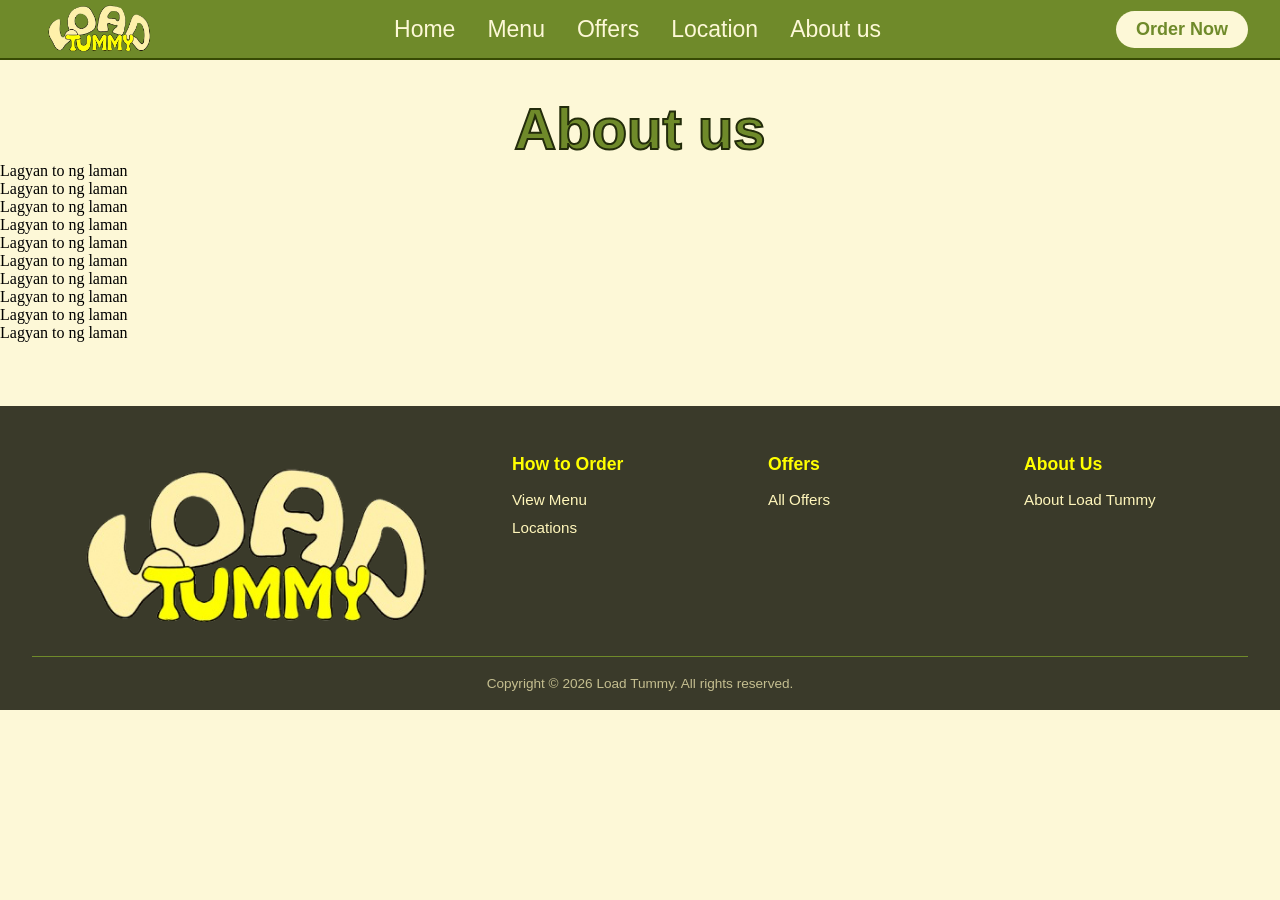
<file: about.html>
<!DOCTYPE html>
<html lang="en">
<head>
    <meta charset="UTF-8">
    <meta name="viewport" content="width=device-width, initial-scale=1.0">
    <title>Load Tummy</title>
    <link rel="stylesheet" href="style.css">
</head>
<body>
  
<!-- Top Navigation Bar -->
<nav class="tbar">
  <div class="brand">
    <a href="home.html">
      <img class="logo" src="images/Logo.png" alt="Logo"/>
    </a>
  </div>

  <ul class="navL">
    <li><a href="home.html">Home</a></li>
    <li><a href="menu.html">Menu</a></li>
    <li><a href="offers.html">Offers</a></li>
    <li><a href="location.html">Location</a></li>
    <li><a href="about.html">About us</a></li>
  </ul>

  <div class="orderB-wrapper">
    <a href="order.html" class = "orderB">Order Now</a>
  </div>
</nav>

  <h1 class="title">About us</h1>
  <p>Lagyan to ng laman</p>
  <p>Lagyan to ng laman</p>
  <p>Lagyan to ng laman</p>
  <p>Lagyan to ng laman</p>
  <p>Lagyan to ng laman</p>
  <p>Lagyan to ng laman</p>
  <p>Lagyan to ng laman</p>
  <p>Lagyan to ng laman</p>
  <p>Lagyan to ng laman</p>
  <p>Lagyan to ng laman</p>

  <!-- Footer -->
<footer class="footer">
  <div class="footer-top">
    <div class="footer-brand">
      <img src="images/Logo.png" alt="Load Tummy Logo"/>
    </div>
    <div class="footer-col">
      <h4>How to Order</h4>
      <ul>
        <li><a href="menu.html">View Menu</a></li>
        <li><a href="location.html">Locations</a></li>
      </ul>
    </div>
    <div class="footer-col">
      <h4>Offers</h4>
      <ul>
        <li><a href="offers.html">All Offers</a></li>
      </ul>
    </div>
    <div class="footer-col">
      <h4>About Us</h4>
      <ul>
        <li><a href="about.html">About Load Tummy</a></li>
      </ul>
    </div>
  </div>
  <div class="footer-bottom">
    <p>Copyright &copy; 2026 Load Tummy. All rights reserved.</p>
  </div>
</footer>

</body>
</html>
</file>
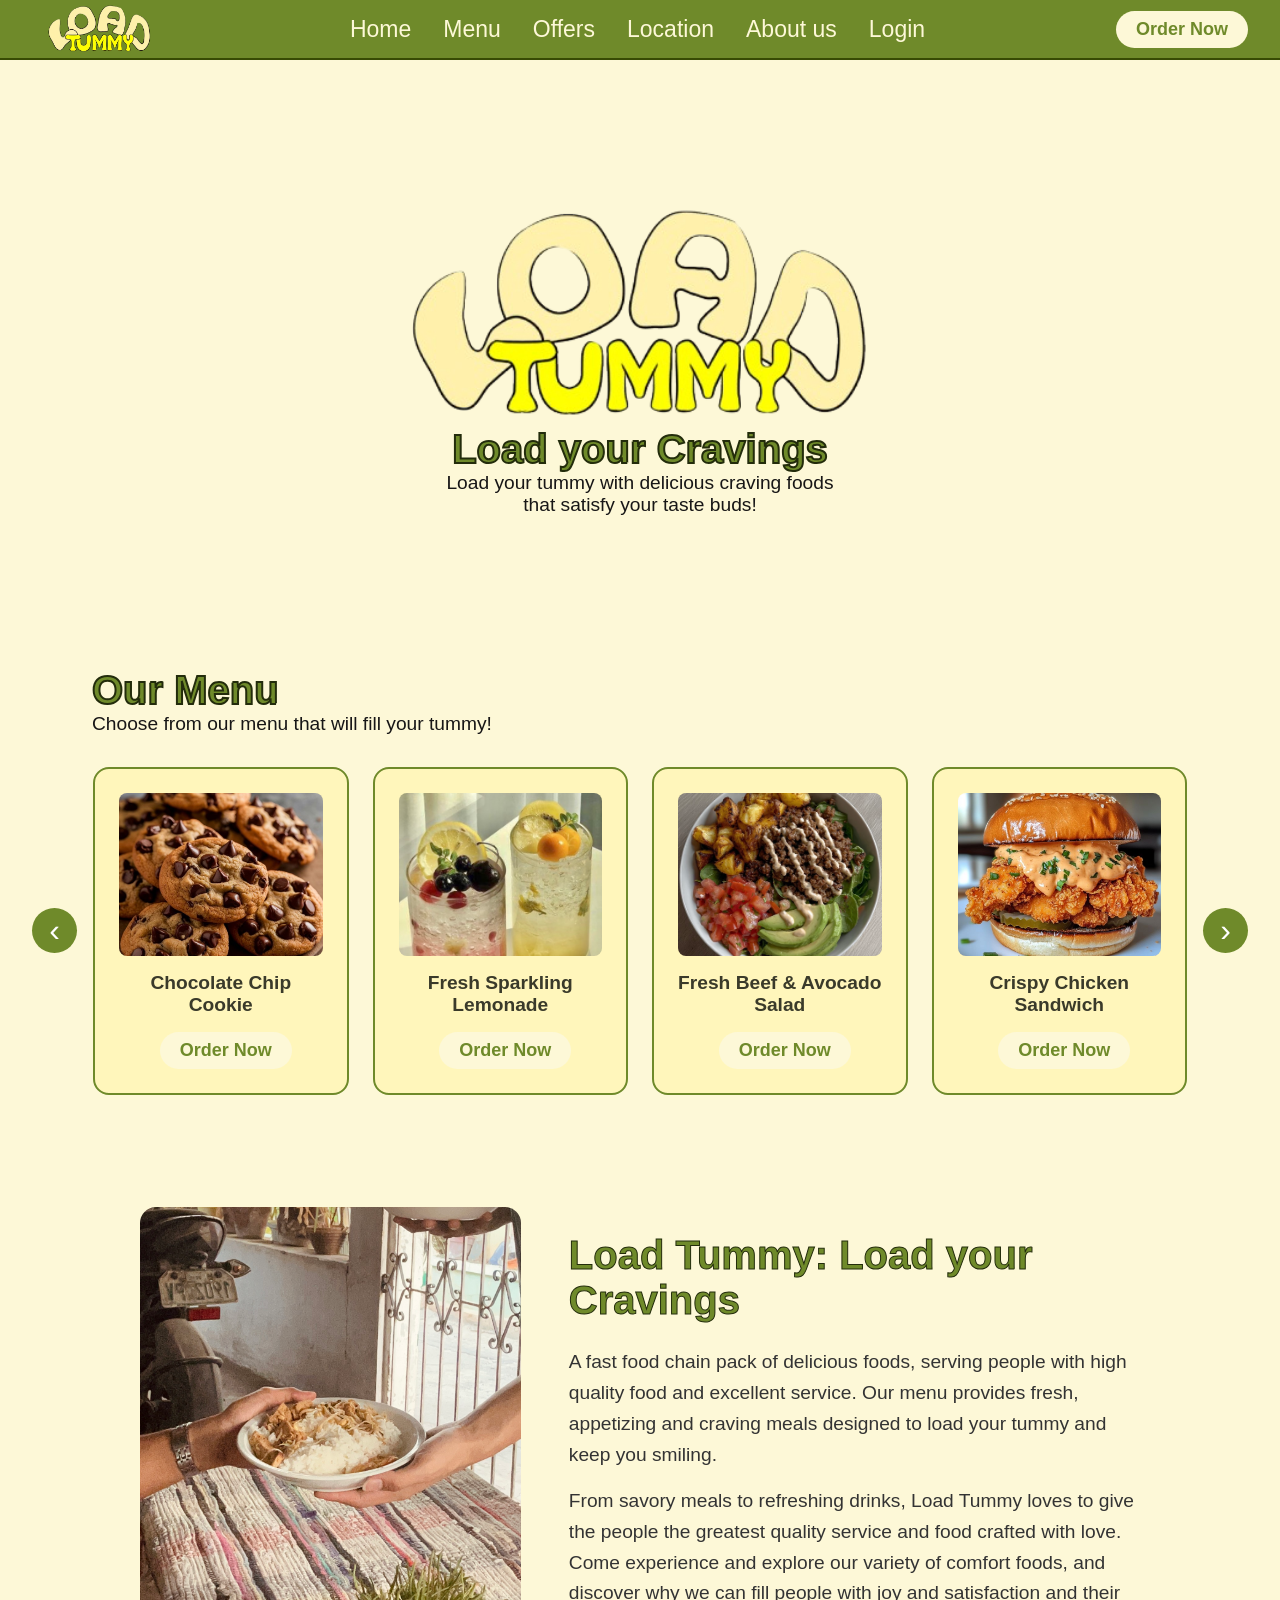
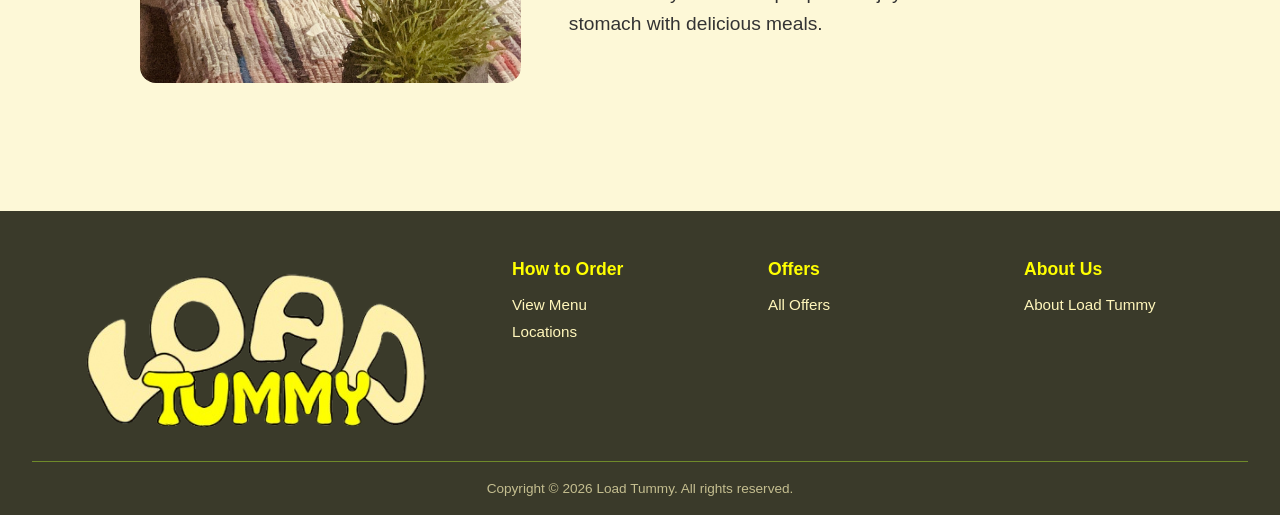
<file: home.html>
<!DOCTYPE html>
<html lang="en">
<head>
  <meta charset="UTF-8">
  <meta name="viewport" content="width=device-width, initial-scale=1.0">
  <title>Load Tummy</title>
  <link rel="stylesheet" href="style.css">
</head>
<body>

<!-- Top Navigation Bar -->
<nav class="tbar">
  <div class="brand">
    <a href="home.html">
      <img class="logo" src="images/Logo.png" alt="Logo"/>
    </a>
  </div>

  <ul class="navL">
    <li><a href="home.html">Home</a></li>
    <li><a href="menu.html">Menu</a></li>
    <li><a href="offers.html">Offers</a></li>
    <li><a href="location.html">Location</a></li>
    <li><a href="about.html">About us</a></li>
    <li><a href="login.php">Login</a></li>
  </ul>

  <div class="orderB-wrapper">
    <a href="order.html" class = "orderB">Order Now</a>
  </div>
</nav>

<div class="hom">
  <img class="homelog" src="images/Logo.png" alt="Logo"/>
    <h1>Load your Cravings</h1>
    <p>Load your tummy with delicious craving foods</p>
    <p>that satisfy your taste buds!</p>
</div>

  <!-- Menu Section -->
  <div class="menu-section">
  <h1 class="OurMenu">Our Menu</h1>
  <p class="menu-subtitle">Choose from our menu that will fill your tummy!</p>

  <div class="carousel-wrapper">
    <button class="carousel-btn left" onclick="slide(-1)">&#8249;</button>

    <div class="menu-grid" id="menuGrid"></div>

    <button class="carousel-btn right" onclick="slide(1)">&#8250;</button>
  </div>
</div>

<script src = "scripts/script.js">
  
</script>

<!-- Introduction Section -->
<section class="intro-section">
  <div class="intro-flex-container">
    
    <div class="intro-image-wrapper">
      <img src="images/hand.jpg" alt="Load Tummy Featured Dish" class="intro-image" />
    </div>

    <div class="intro-content">
      <h2 class="introtittle">Load Tummy: Load your Cravings</h2>
      <p>A fast food chain pack of delicious foods, serving people with high quality food and excellent service. Our menu provides fresh, appetizing and craving meals designed to load your tummy and keep you smiling.</p>
      <p>From savory meals to refreshing drinks, Load Tummy loves to give the people the greatest quality service and food crafted with love. Come experience and explore our variety of comfort foods, and discover why we can fill people with joy and satisfaction and their stomach with delicious meals.</p>
    </div>
    
  </div>
</section>

  <!-- Footer -->
<footer class="footer"> 
  <div class="footer-top">

    <div class="footer-brand">
      <img src="images/Logo.png" alt="Load Tummy Logo"/>
    </div>

    <div class="footer-col">
      <h4>How to Order</h4>
      <ul>
        <li><a href="menu.html">View Menu</a></li>
        <li><a href="location.html">Locations</a></li>
      </ul>
    </div>

    <div class="footer-col">
      <h4>Offers</h4>
      <ul>
        <li><a href="offers.html">All Offers</a></li>
      </ul>
    </div>

    <div class="footer-col">
      <h4>About Us</h4>
      <ul>
        <li><a href="about.html">About Load Tummy</a></li>
      </ul>
    </div>

  </div>

  <div class="footer-bottom">
    <p>Copyright &copy; 2026 Load Tummy. All rights reserved.</p>
  </div>
</footer>
</body>
</html>
</file>
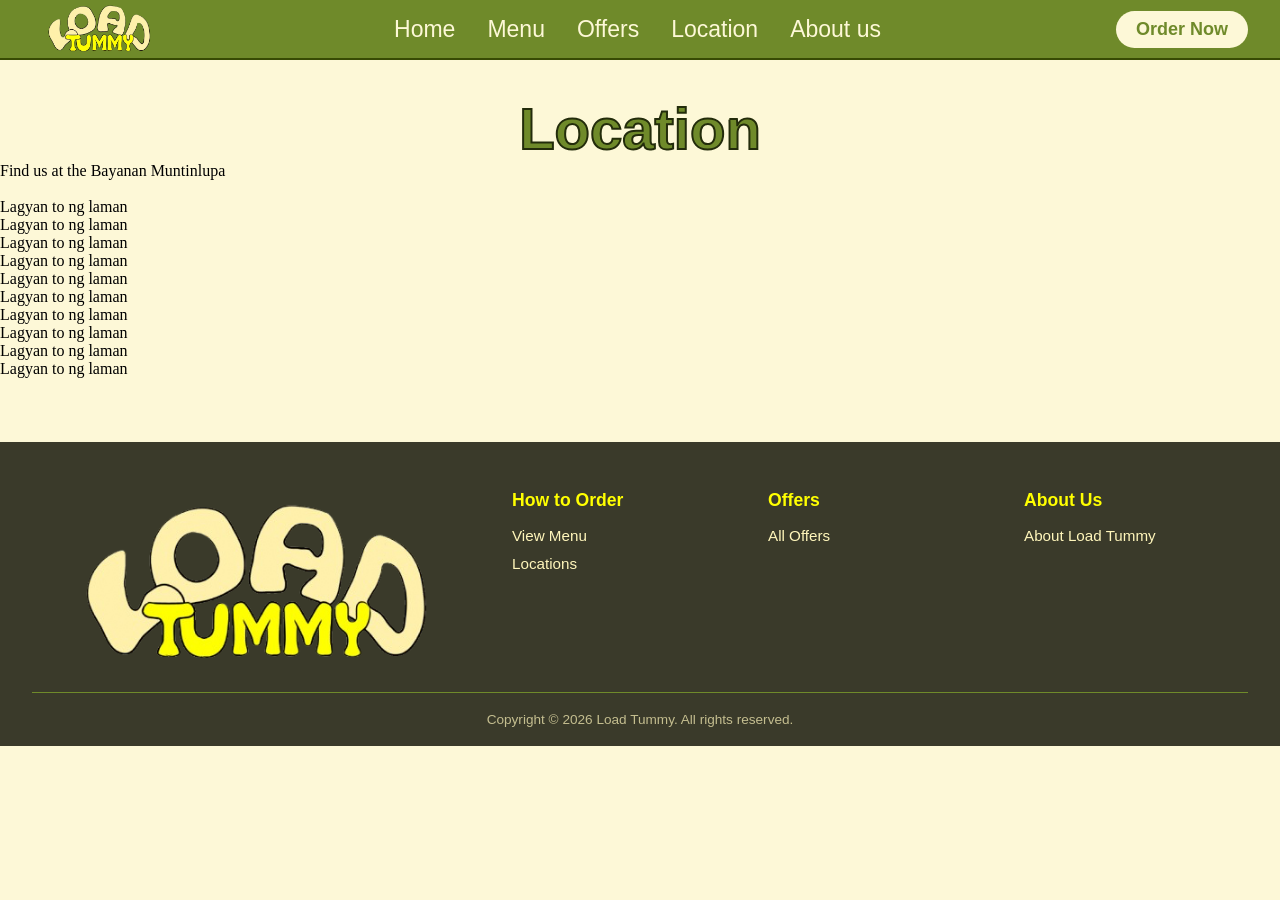
<file: location.html>
<!DOCTYPE html>
<html lang="en">
<head>
    <meta charset="UTF-8">
    <meta name="viewport" content="width=device-width, initial-scale=1.0">
    <title>Load Tummy</title>
    <link rel="stylesheet" href="style.css">
</head>
<body>
    
<!-- Top Navigation Bar -->
<nav class="tbar">
  <div class="brand">
    <a href="home.html">
      <img class="logo" src="images/Logo.png" alt="Logo"/>
    </a>
  </div>

  <ul class="navL">
    <li><a href="home.html">Home</a></li>
    <li><a href="menu.html">Menu</a></li>
    <li><a href="offers.html">Offers</a></li>
    <li><a href="location.html">Location</a></li>
    <li><a href="about.html">About us</a></li>
  </ul>

  <div class="orderB-wrapper">
    <a href="order.html" class = "orderB">Order Now</a>
  </div>
</nav>

  <h1 class="title">Location</h1>
  <p>Find us at the Bayanan Muntinlupa</p>
  <br>
  <p>Lagyan to ng laman</p>
  <p>Lagyan to ng laman</p>
  <p>Lagyan to ng laman</p>
  <p>Lagyan to ng laman</p>
  <p>Lagyan to ng laman</p>
  <p>Lagyan to ng laman</p>
  <p>Lagyan to ng laman</p>
  <p>Lagyan to ng laman</p>
  <p>Lagyan to ng laman</p>
  <p>Lagyan to ng laman</p>

  <!-- Footer -->
<footer class="footer">
  <div class="footer-top">
    <div class="footer-brand">
      <img src="images/Logo.png" alt="Load Tummy Logo"/>
    </div>
    <div class="footer-col">
      <h4>How to Order</h4>
      <ul>
        <li><a href="menu.html">View Menu</a></li>
        <li><a href="location.html">Locations</a></li>
      </ul>
    </div>
    <div class="footer-col">
      <h4>Offers</h4>
      <ul>
        <li><a href="offers.html">All Offers</a></li>
      </ul>
    </div>
    <div class="footer-col">
      <h4>About Us</h4>
      <ul>
        <li><a href="about.html">About Load Tummy</a></li>
      </ul>
    </div>
  </div>
  <div class="footer-bottom">
    <p>Copyright &copy; 2026 Load Tummy. All rights reserved.</p>
  </div>
</footer>

</body>
</html>
</file>
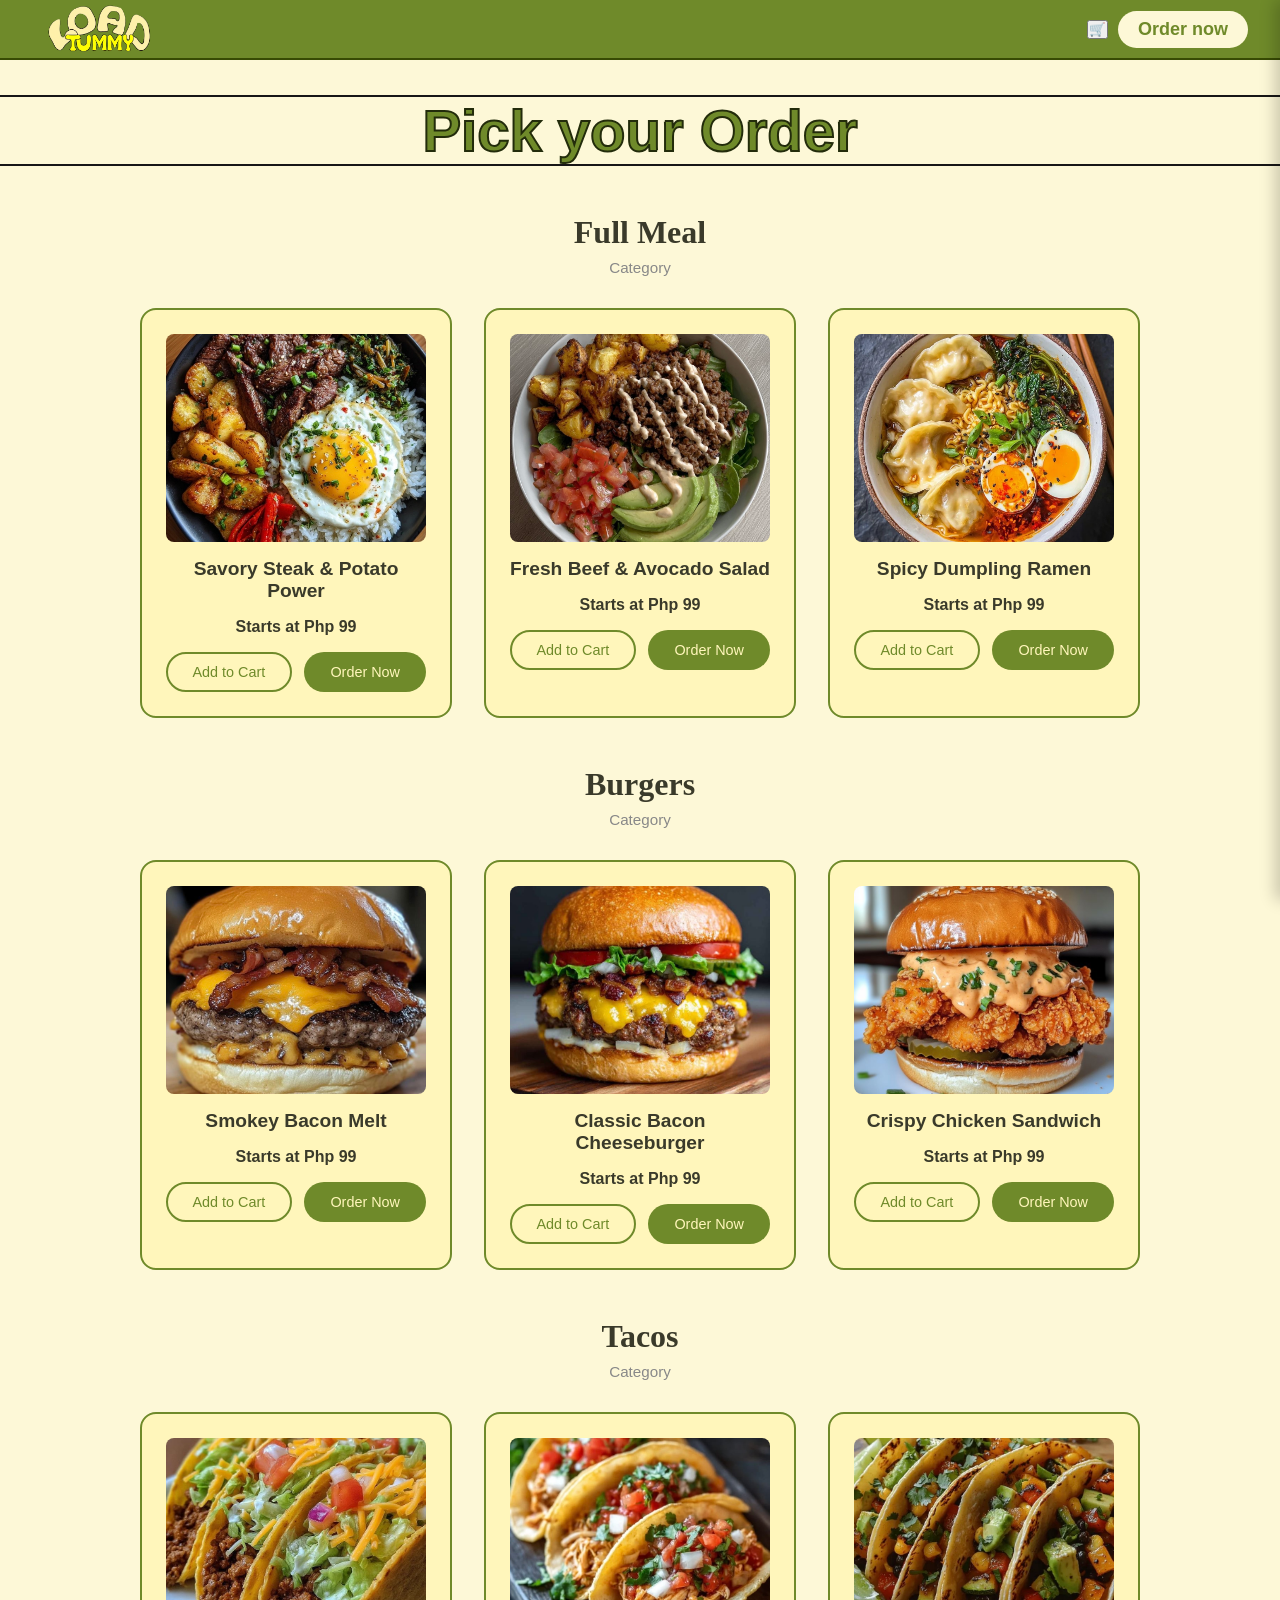
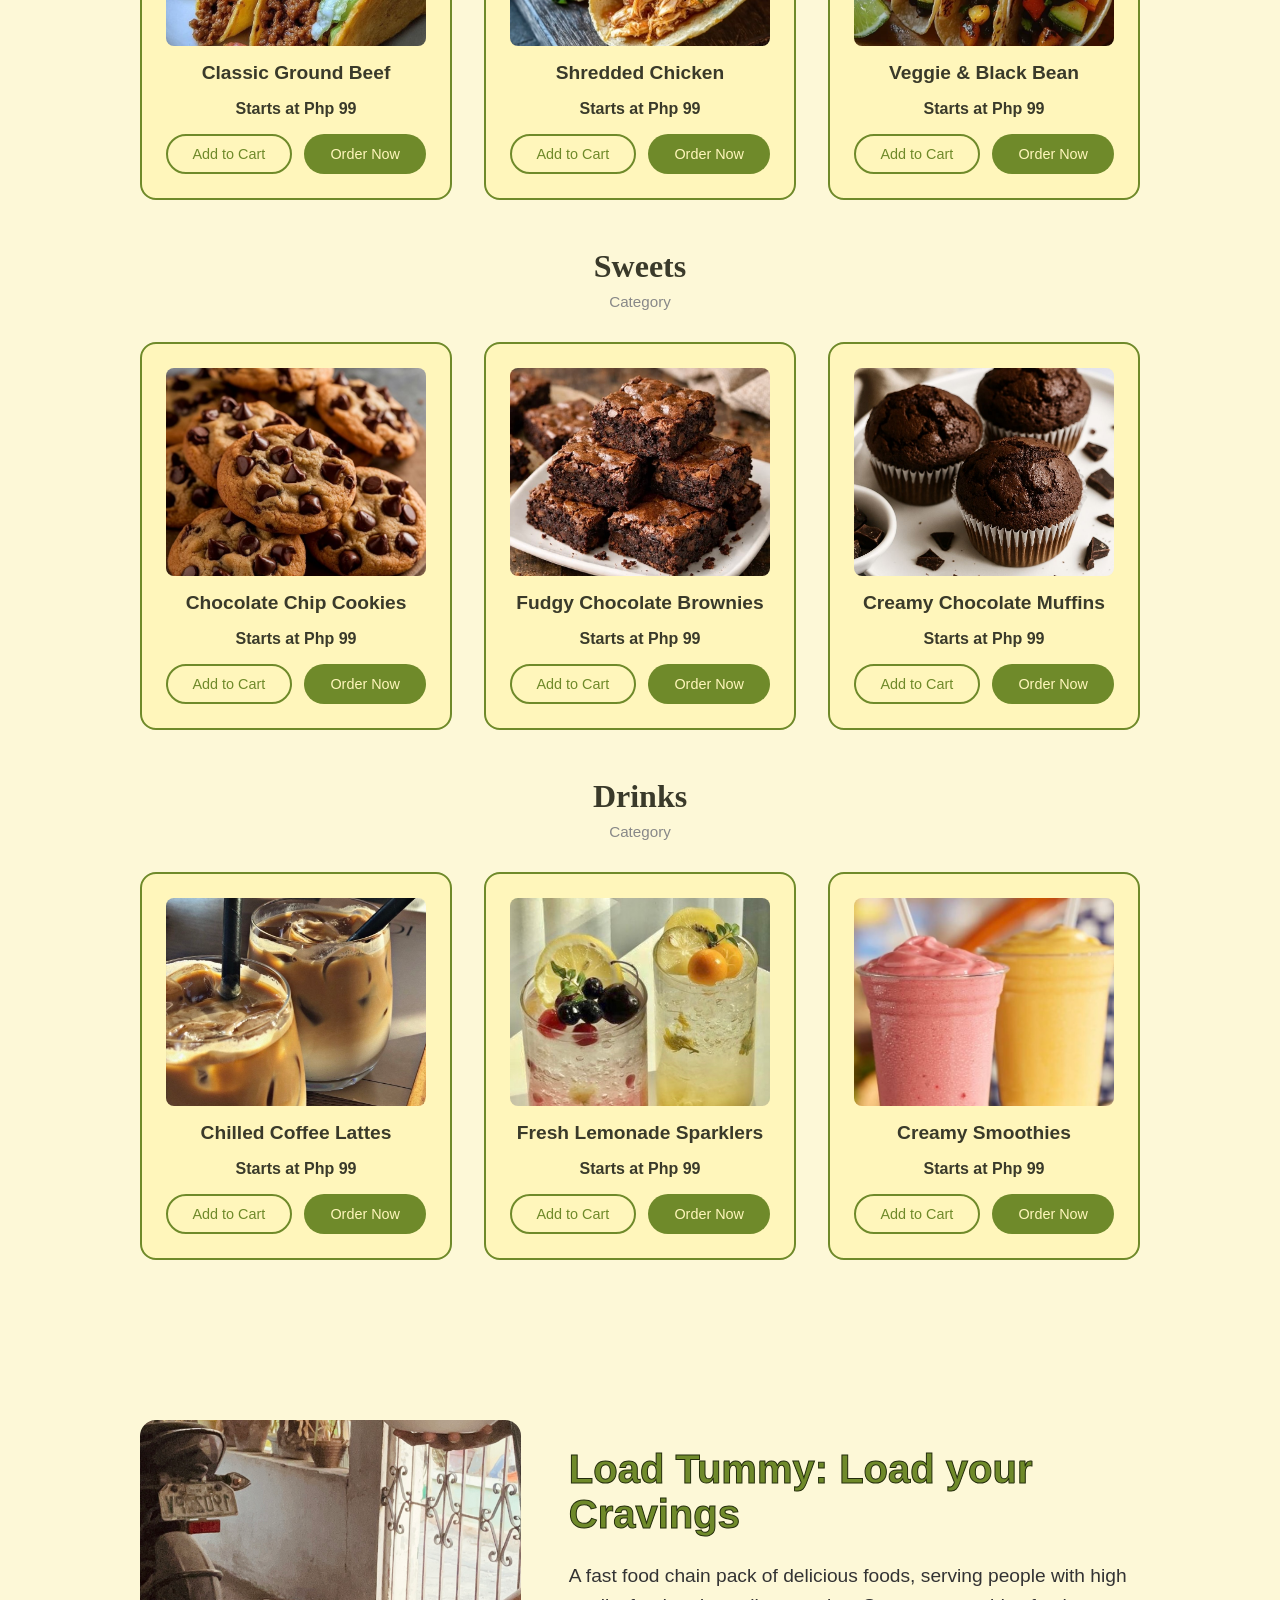
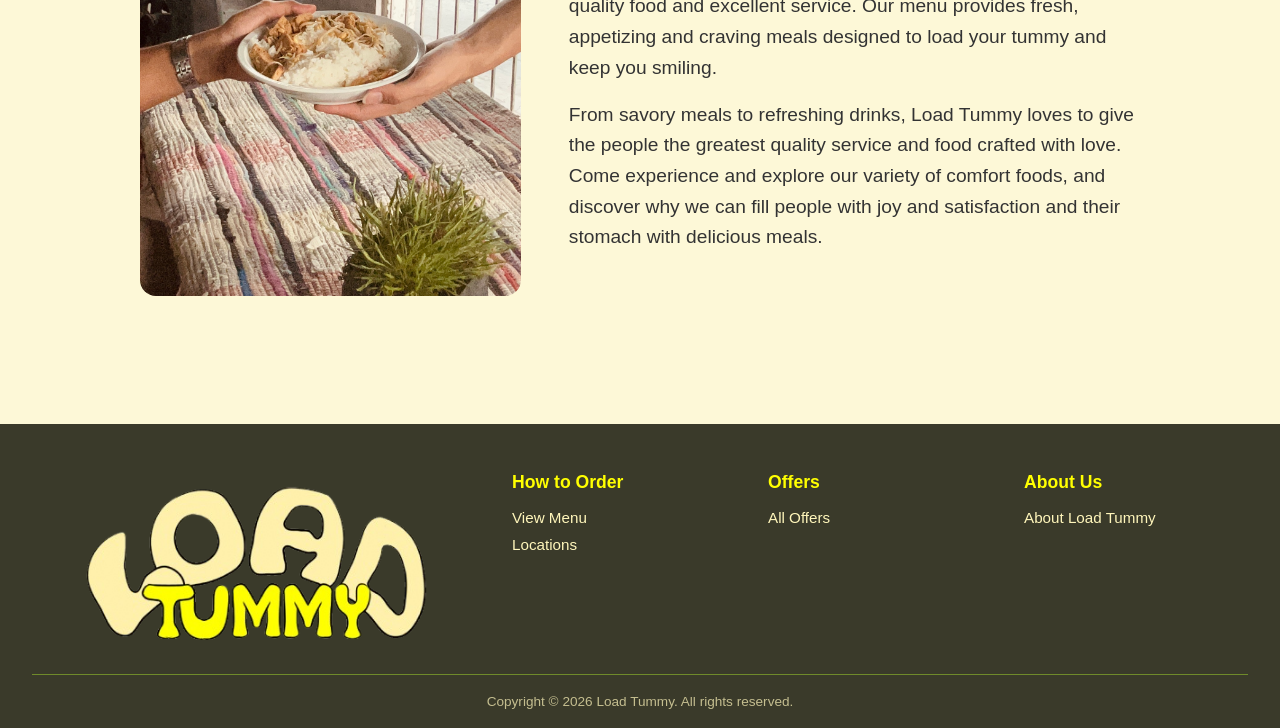
<file: order.html>
<!DOCTYPE html>
<html lang="en">

<head>
  <meta charset="UTF-8">
  <meta name="viewport" content="width=device-width, initial-scale=1.0">
  <title>Load Tummy</title>
  <link rel="stylesheet" href="style.css">
</head>

<body>

  <!-- Top Navigation Bar -->
  <nav class="tbar">
    <div class="brand">
      <a href="home.html">
        <img class="logo" src="images/Logo.png" alt="Logo" />
      </a>
    </div>

    <div class="orderB-wrapper">
      <button id="cartBtn">🛒</button>
      <a href="order.html"><button class="orderB">Order now</button></a>
    </div>
  </nav>

  <!--Cart Overlay -->
  <div id="cartOverlay" class="cart-overlay"></div>

  <div id="cartPanel" class="cart-panel">
    <button id="clearCart" class="clearCart-btn" onclick="clearCart()">Clear Cart</button>
    <hr>

    <div id="cartItems" class = "cart-items-wrapper">
      
    </div>
    <div class="cart-bottom">
      <hr>

      <div class="cart-bottom-content">
        <div class="total-price">Total: Php 0.00</div>
        <button id="checkoutBtn">Checkout</button>
      </div>
    </div>

  </div>

  <div class="titleBar">
    <h1 class="title">Pick your Order</h1>
  </div>
  
  <div class="menu-page" id="orderMenuWrapper">
  </div>
  </div>




  <!-- Introduction Section -->
  <section class="intro-section">
    <div class="intro-flex-container">

      <div class="intro-image-wrapper">
        <img src="images/hand.jpg" alt="Load Tummy Featured Dish" class="intro-image" />
      </div>

      <div class="intro-content">
        <h2 class="introtittle">Load Tummy: Load your Cravings</h2>
        <p>A fast food chain pack of delicious foods, serving people with high quality food and excellent service. Our
          menu provides fresh, appetizing and craving meals designed to load your tummy and keep you smiling.</p>
        <p>From savory meals to refreshing drinks, Load Tummy loves to give the people the greatest quality service and
          food crafted with love. Come experience and explore our variety of comfort foods, and discover why we can fill
          people with joy and satisfaction and their stomach with delicious meals.</p>
      </div>

    </div>
  </section>

  <!-- Footer -->
  <footer class="footer">
    <div class="footer-top">

      <div class="footer-brand">
        <img src="images/Logo.png" alt="Load Tummy Logo" />
      </div>

      <div class="footer-col">
        <h4>How to Order</h4>
        <ul>
          <li><a href="menu.html">View Menu</a></li>
          <li><a href="location.html">Locations</a></li>
        </ul>
      </div>

      <div class="footer-col">
        <h4>Offers</h4>
        <ul>
          <li><a href="offers.html">All Offers</a></li>
        </ul>
      </div>

      <div class="footer-col">
        <h4>About Us</h4>
        <ul>
          <li><a href="about.html">About Load Tummy</a></li>
        </ul>
      </div>

    </div>

    <div class="footer-bottom">
      <p>Copyright &copy; 2026 Load Tummy. All rights reserved.</p>
    </div>
  </footer>

  <script src="scripts/script.js"></script>
</body>

</html>
</file>
<file: style.css>
* {
    margin: 0;
    padding: 0;
    box-sizing: border-box;
    
}

body {
    background-color: #fdf8d7;
}

/* Top Navigation Bar */
.tbar {
    background-color: #6f8a2a;
    display: flex;
    align-items: center;
    justify-content: space-between;
    padding: 0 2rem;
    height: 60px;
    position: sticky;
    top: 0;
    z-index: 100;
    border-bottom: #384b04 solid 2px;
}

/* Navigation text */
.brand {
  flex: 1;
  display: flex;
  align-items: center;
}

.navL {
  display: flex;
  gap: 2rem;
  list-style: none;
  padding: 0;
  margin: 0;
  flex: 2;                 
  justify-content: center;
  margin-left: -5px ;       
}

.orderB-wrapper {
  flex: 1;
  display: flex;
  justify-content: flex-end;
  align-items: center;
}

.navL a {
  color: #fdf8d7;
  text-decoration: none;
  font-size: 23px;
  font-family: 'Gill Sans', 'Gill Sans MT', Calibri, 'Trebuchet MS', sans-serif;
}

/* Navigation Text Hover Effect */
nav a:hover {
    color: #ffff00;
    text-decoration: box-shadow 0 0 5px #fff6bb;
}

/* Order Button */
.orderB {
  background-color: #fdf8d7;
  color: #6f8a2a;
  border: none;
  padding: 8px 20px;
  border-radius: 24px;
  font-size: 18px;
  font-weight: 600;
  cursor: pointer;
  text-decoration:none;
  font-family: 'Gill Sans', 'Gill Sans MT', Calibri, 'Trebuchet MS', sans-serif;
  margin-left: 10px;
}


/* Order Button Hover Effect */
.orderB:hover {
  background-color: #ffff00;
  color: #6f8a2a;
  box-shadow: 0 0 10px #f8d806;
}

.logo {
    height: 135px;
    width: auto;
    object-fit: contain;
    display: block;
    margin-right: 2rem;
    margin-bottom: 6px;
}

   /* HOME PAGE */
.hom {
    display: flex;
    flex-direction: column;   
    justify-content: center;
    align-items: center;
    height: 80vh;
    text-align: center;
    margin-top: -160px;
}

.hom h1  {
    color: #6f8a2a;
    -webkit-text-stroke: 2px #232c0b;  /* stroke 'to */
    font-size: 40px;
    margin-top: -177px;
    font-family: 'Gill Sans', 'Gill Sans MT', Calibri, 'Trebuchet MS', sans-serif;

}

.hom p {
    color: #171616;
    font-size: 1.2rem;
    font-family: 'Gill Sans', 'Gill Sans MT', Calibri, 'Trebuchet MS', sans-serif;
}

.homelog {
    width: 600px;             
    height: auto;
}

/* Our Menu Section */
.OurMenu {
    color: #6f8a2a;
    font-size: 2rem;
    text-align: left;
    font-size: 40px;
    margin-left: 60px;
    -webkit-text-stroke: 2px #232c0b;  /* stroke 'to */;
    font-family: 'Gill Sans', 'Gill Sans MT', Calibri, 'Trebuchet MS', sans-serif;

}

/* Menu Section */
.menu-section {
  padding: 3rem 2rem;
}

.menu-title {
  font-family: 'Gill Sans', 'Gill Sans MT', Calibri, 'Trebuchet MS', sans-serif;
  font-size: 2.5rem;
  color: #fdf8d7;
  margin-bottom: 10px;
  -webkit-text-stroke: 1px #171616;
}

/* to yung text sa loob nung card */
.menu-card h3 {
    color: #fdf8d7; 
    font-family: 'Gill Sans', 'Gill Sans MT', Calibri, 'Trebuchet MS', sans-serif;
    font-size: 1.2rem;
    text-align: center;
}

.menu-subtitle {
  font-family: 'Gill Sans', 'Gill Sans MT', Calibri, 'Trebuchet MS', sans-serif;
  font-size: 1.2rem;
  color: #171616;
  margin-bottom: 2rem;
  margin-left: 60px;
}

/* Menu Cards Grid */
.carousel-wrapper {
  display: flex;
  align-items: center;
  gap: 1rem;
}

.carousel-btn {
  background-color: #6f8a2a;
  color: white;
  border: none;
  border-radius: 50%;
  width: 45px;
  height: 45px;
  font-size: 2rem;
  cursor: pointer;
  flex-shrink: 0;
}

.carousel-btn:hover {
  background-color: #ffff00;
  color: #6f8a2a;
}

.menu-grid {
  display: grid;
  grid-template-columns: repeat(4, 1fr);
  gap: 1.5rem;
  flex: 1;
  overflow: hidden;
}

.menu-card {
  background-color: #6f8a2a;
  border-radius: 16px;
  padding: 1.5rem;
  display: flex;
  flex-direction: column;
  align-items: center;
  gap: 1rem;
  overflow: hidden;  
}

.menu-card img {
  width: 100%;
  aspect-ratio: 5 / 4;   
  object-fit: cover;    
  border-radius: 8px;
}

/* Load Tummy Description (between the menu and footer) */
.intro-section {
    padding: 4rem 2rem;
    background-color: #fdf8d7; 
}

.introtittle {
    color: #6f8a2a;
    font-size: 2rem;
    text-align: left;
    font-size: 40px;
    -webkit-text-stroke: 2px #232c0b;  
    font-family: 'Gill Sans', 'Gill Sans MT', Calibri, 'Trebuchet MS', sans-serif;
}

.intro-flex-container {
    max-width: 1000px;
    margin: 0 auto; /* Center the whole section */
    display: flex;
    align-items: center; /* Vertically centers the text against the image */
    gap: 3rem; /* Space between the image and the text */
}

/* Image Column */
.intro-image-wrapper {
    flex: 1; /* Takes up 1 part of the flexible space */
}

.intro-image {
    width: 100%;
    height: auto;
    border-radius: 16px; /* Rounded corners to match your card style */
    display: block;
}

/* Text Column */
.intro-content {
    flex: 1.5; /* Takes up 1.5 parts of the flexible space (slightly wider than image) */
    text-align: left; /* Aligns text to the left */
}

.intro-content h2 {
    color: #6f8a2a;
    font-size: 2.5rem;
    margin-bottom: 1.5rem;
    font-family: 'Gill Sans', 'Gill Sans MT', Calibri, 'Trebuchet MS', sans-serif;
    -webkit-text-stroke: 1px #232c0b;
}

.intro-content p {
    font-size: 1.2rem;
    line-height: 1.6;
    color: #333;
    font-family: 'Gill Sans', 'Gill Sans MT', Calibri, 'Trebuchet MS', sans-serif;
    margin-bottom: 1rem;
}

 /* Footer */
.footer {
  background-color: #3a3a2a;
  color: #fff6bb;
  padding: 3rem 2rem 0;
  margin-top: 4rem;
}

.footer-top {
  display: grid;
  grid-template-columns: 2fr 1fr 1fr 1fr;
  gap: 2rem;
  padding-bottom: 2rem;
  border-bottom: 1px solid #6f8a2a;
}

.footer-brand {
  display: flex;
  align-items: center;
  overflow: hidden;        /* stops it from spilling out */
}

.footer-brand img {
  width: 450px;          
  height: auto;
  object-fit: contain;
  margin-top: -140px;
  margin-bottom: -140px;
}

.footer-col h4 {
  font-family: 'Gill Sans', 'Gill Sans MT', Calibri, 'Trebuchet MS', sans-serif;
  font-size: 1.1rem;
  font-weight: 600;
  color: #ffff00;
  margin-bottom: 1rem;
}

.footer-col ul {
  list-style: none;
  padding: 0;
  margin: 0;
  display: flex;
  flex-direction: column;
  gap: 0.6rem;
}

.footer-col ul li a {
  color: #fff6bb;
  text-decoration: none;
  font-size: 0.95rem;
  font-family: 'Gill Sans', 'Gill Sans MT', Calibri, 'Trebuchet MS', sans-serif;
}

.footer-col ul li a:hover {
  color: #ffff00;
}

.footer-bottom {
  padding: 1.2rem 0;
  text-align: center;
}

.footer-bottom p {
  font-size: 0.85rem;
  color: #fff6bb;
  font-family: 'Gill Sans', 'Gill Sans MT', Calibri, 'Trebuchet MS', sans-serif;
  opacity: 0.7;
}

    /* MENU PAGE */
.title {
    color: #6f8a2a;
    font-size: 2rem;
    text-align: center;
    font-size: 58px;
    -webkit-text-stroke: 2px #232c0b;  /* stroke 'to */
    margin-top: 35px;
    font-family: 'Gill Sans', 'Gill Sans MT', Calibri, 'Trebuchet MS', sans-serif;
    
} 
.menu-page {
  padding: 3rem 2rem;
  text-align: center;
}

.menu-label {
  color: #6f8a2a;
  font-size: 1rem;
  font-family: 'Gill Sans', 'Gill Sans MT', Calibri, 'Trebuchet MS', sans-serif;
  margin-bottom: 0.5rem;
}

.menu-heading {
  font-size: 3rem;
  font-family: 'Comic Sans MS', cursive;
  color: #3a3a2a;
  margin-bottom: 2rem;
  -webkit-text-stroke: 1px #6f8a2a;
}

/* Category Tabs */
.category-wrapper {
  display: flex;
  align-items: center;
  justify-content: center;
  gap: 1rem;
  margin-bottom: 2rem;
  margin-top: -35px;
}

.category-tabs {
  display: flex;
  gap: 0.8rem;
  overflow: hidden;
  scroll-behavior: smooth;
}

.cat-btn {
  background: transparent;
  border: 2px solid #6f8a2a;
  color: #6f8a2a;
  padding: 10px 24px;
  border-radius: 24px;
  font-size: 1rem;
  font-family: 'Gill Sans', 'Gill Sans MT', Calibri, 'Trebuchet MS', sans-serif;
  cursor: pointer;
  white-space: nowrap;
  transition: all 0.2s;
}

.cat-btn.active {
  background-color: #6f8a2a;
  color: #fff6bb;
}

.cat-btn:hover {
  background-color: #b8e446;
  color: #fff6bb;
}

.cat-arrow {
  background: #6f8a2a;
  color: white;
  border: none;
  border-radius: 50%;
  width: 40px;
  height: 40px;
  font-size: 1.5rem;
  cursor: pointer;
}

.cat-arrow:hover {
  background-color: #ffff00;
  color: #6f8a2a;
}

/* Category Title */
.cat-title {
  font-size: 2rem;
  font-family: 'Comic Sans MS', cursive;
  color: #3a3a2a;
  margin-bottom: 0.5rem;
}

.cat-subtitle {
  color: #888;
  font-size: 0.95rem;
  margin-bottom: 2rem;
  font-family: 'Gill Sans', 'Gill Sans MT', Calibri, 'Trebuchet MS', sans-serif;
}

/* Menu Cards */
.menu-cards {
  display: grid;
  grid-template-columns: repeat(3, 1fr);
  gap: 2rem;
  max-width: 1000px;
  margin: 0 auto;
  margin-bottom: 3rem;
}

.menu-card {
  background: #fff6bb;
  border: 2px solid #6f8a2a;
  border-radius: 16px;
  padding: 1.5rem;
  display: flex;
  flex-direction: column;
  align-items: center;
  gap: 1rem;
}

.menu-card img {
  width: 100%;
  aspect-ratio: 5 / 4;
  object-fit: cover;
  border-radius: 8px;
}

.menu-card h3 {
  font-size: 1.2rem;
  font-family: 'Gill Sans', 'Gill Sans MT', Calibri, 'Trebuchet MS', sans-serif;
  color: #3a3a2a;
  text-align: center;
  font-weight: 600;
}
.menu-card h4{
  font-size: 1rem;
  font-family: 'Gill Sans', 'Gill Sans MT', Calibri, 'Trebuchet MS', sans-serif;
  color: #3a3a2a;
  text-align: center;
  font-weight: 600;
}
.card-buttons {
  display: flex;
  gap: 0.8rem;
  width: 100%;
}

.view-btn {
  flex: 1;
  padding: 10px;
  border: 2px solid #6f8a2a;
  background: transparent;
  color: #6f8a2a;
  border-radius: 24px;
  font-size: 0.9rem;
  font-family: 'Gill Sans', 'Gill Sans MT', Calibri, 'Trebuchet MS', sans-serif;
  cursor: pointer;
}

.view-btn:hover {
  background: #6f8a2a;
  color: #fff6bb;
}

.order-btn-card {
  flex: 1;
  padding: 10px;
  border: none;
  background: #6f8a2a;
  color: #fff6bb;
  border-radius: 24px;
  font-size: 0.9rem;
  font-family: 'Gill Sans', 'Gill Sans MT', Calibri, 'Trebuchet MS', sans-serif;
  cursor: pointer;
}

.order-btn-card:hover {
  background: #ffff00;
  color: #6f8a2a;
}

/* Modal */
.modal-overlay {
  display: none;
  position: fixed;
  top: 0; left: 0;
  width: 100%; height: 100%;
  background: rgba(0,0,0,0.6);
  z-index: 999;
  align-items: center;
  justify-content: center;
}

.modal-box {
  background: #fff6bb;
  border-radius: 16px;
  padding: 2rem;
  display: flex;
  gap: 2rem;
  align-items: center;
  max-width: 700px;
  width: 90%;
}

.modal-box img {
  width: 300px;
  height: 250px;
  object-fit: cover;
  border-radius: 12px;
}

.modal-info {
  display: flex;
  flex-direction: column;
  gap: 1rem;
}

.modal-info h2 {
  font-family: 'Comic Sans MS', cursive;
  font-size: 1.8rem;
  color: #3a3a2a;
}

.modal-info p {
  color: #6f8a2a;
  font-family: 'Gill Sans', 'Gill Sans MT', Calibri, 'Trebuchet MS', sans-serif;
}

.modal-order {
  width: fit-content;
  padding: 10px 30px;
}

 /* OFFERS PAGE */
.offers-page {
  padding: 3rem 2rem;
  text-align: center;
  max-width: 1100px;
  margin: 0 auto;
}

.offers-heading {
  font-size: 3rem;
  font-family: 'Comic Sans MS', cursive;
  color: #3a3a2a;
  -webkit-text-stroke: 1px #6f8a2a;
  margin-bottom: 1rem;
}

.offers-subtitle {
  font-size: 1.1rem;
  font-family: 'Gill Sans', 'Gill Sans MT', Calibri, 'Trebuchet MS', sans-serif;
  color: #3a3a2a;
  margin-bottom: 1.5rem;
  margin-top: -35px;
}

.offers-divider {
  border: none;
  border-top: 1px solid #ccc;
  margin-bottom: 2.5rem;
}

/* Offers Grid */
.offers-grid {
  display: grid;
  grid-template-columns: repeat(3, 1fr);
  gap: 2rem;
  text-align: left;
}

.offer-card {
  cursor: pointer;
  display: flex;
  flex-direction: column;
  gap: 0.8rem;
}

.offer-card img {
  width: 100%;
  aspect-ratio: 3 / 4;
  object-fit: cover;
  border-radius: 12px;
  transition: opacity 0.2s;
}

.offer-card img:hover {
  opacity: 0.85;
}

.offer-card h3 {
  font-size: 1.2rem;
  font-family: 'Gill Sans', 'Gill Sans MT', Calibri, 'Trebuchet MS', sans-serif;
  color: #3a3a2a;
  font-weight: 600;
}

.learn-more {
  color: #6f8a2a;
  font-family: 'Gill Sans', 'Gill Sans MT', Calibri, 'Trebuchet MS', sans-serif;
  font-size: 1rem;
  cursor: pointer;
  font-weight: 600;
}

.learn-more:hover {
  color: #ffff00;
}

/* Offer Modal */
.offer-modal-box {
  background: #fff6bb;
  border-radius: 16px;
  padding: 2rem;
  display: flex;
  gap: 2rem;
  align-items: flex-start;
  max-width: 750px;
  width: 90%;
}

.offer-modal-box img {
  width: 320px;
  height: 380px;
  object-fit: cover;
  border-radius: 12px;
  flex-shrink: 0;
}

.offer-modal-info {
  display: flex;
  flex-direction: column;
  gap: 1rem;
  padding-top: 1rem;
}

.offer-modal-info h2 {
  font-family: 'Comic Sans MS', cursive;
  font-size: 1.8rem;
  color: #3a3a2a;
}

.offer-modal-info hr {
  border: none;
  border-top: 1px solid #ccc;
}

.offer-modal-info p {
  font-family: 'Gill Sans', 'Gill Sans MT', Calibri, 'Trebuchet MS', sans-serif;
  font-size: 1rem;
  color: #3a3a2a;
  line-height: 1.6;
}

.learn-more-link {
  color: #6f8a2a;
  font-family: 'Gill Sans', 'Gill Sans MT', Calibri, 'Trebuchet MS', sans-serif;
  font-weight: 600;
  font-size: 1rem;
  cursor: pointer;
}

.learn-more-link:hover {
  color: #ffff00;
}

.titleBar{
  margin-top: 35px;
  border-top:#171616 solid 2px;
  border-bottom:#171616 solid 2px
  
}
.titleBar .title{
  margin-top:0px;
}

/*Cart Overlay*/
.cart-panel{
  position:fixed;
  display:flex;
  flex-direction:column;
  
  top: 0;
  right: -35%; /*hidden*/
  width: 35%;
  height: 100vh;
  background: #fdf8d7;
  box-shadow: -5px 0px 15px rgba(0,0,0,0.2);
  transition: 0.3s ease;
  padding: 20px;
  z-index: 1000;
}

.cart-panel.active{
  right: 0; /*slides in*/
}

.cart-overlay{
  position:fixed;
  top: 0;
  left: 0;
  width: 100%;
  height: 100%;
  background: rgba(0,0,0,0.4);
  display: none;
  z-index: 999;
}

.cart-overlay.active{
  display: block;
}
.clearCart-btn{
  width: 35%;
  margin-bottom: 12px;
}
.cart-items-wrapper{
  border: 1px solid;
  border-radius: 4px;
  margin-top: 12px;
  margin-bottom: 12px;
  padding: 12px;
  flex:1;
  overflow-y: auto;
}

/*CART ITEM CARD*/
.cart-itemcard{
  display:flex;
  align-items:flex-start;
  gap:12px;

  
  padding: 6px;
  border-bottom: 1px solid;
}

.cart-itemcard img{
  width:70px;
  height:70px;
  object-fit: cover;
  border-radius: 8px;
}

.cart-itemcard .cart-details{
  display: flex;
  flex-direction: column;
  flex: 1;
}

.cart-itemcard h4{
  margin: 0;
  font-size: 16px;
}

.quantity-controls {
  display:flex;
  align-items:center;
  gap: 0px;
  margin-top: 6px;
}

.quantity-controls button{
  width: 25px;
  height: 25px;
  border: none;
  background: #eee;
  cursor: pointer;
  border-radius: 4px;
}

.cart-itemcard .amount{
  margin-top:auto;
  align-self: flex-end;
  font-weight: bold;
  color: #333;
}

.cart-bottom{
  display:flex;
  flex-direction: column;
  margin-top: auto;
  background: #fdf8d7;
  padding: 15px;
  box-shadow: 0 -2px 10px rgba(0,0,0,0.1);
}


.total-price{
  width:100%;
  text-align:right;
  font-weight: bold;
  font-size:18px;
  margin-bottom: 10px;

}
#checkoutBtn{
  width:100%;
  padding: 12px;
  border: none;
  background: black;
  color: white;
  cursor: pointer;
  border-radius: 6px;
}
</file>
